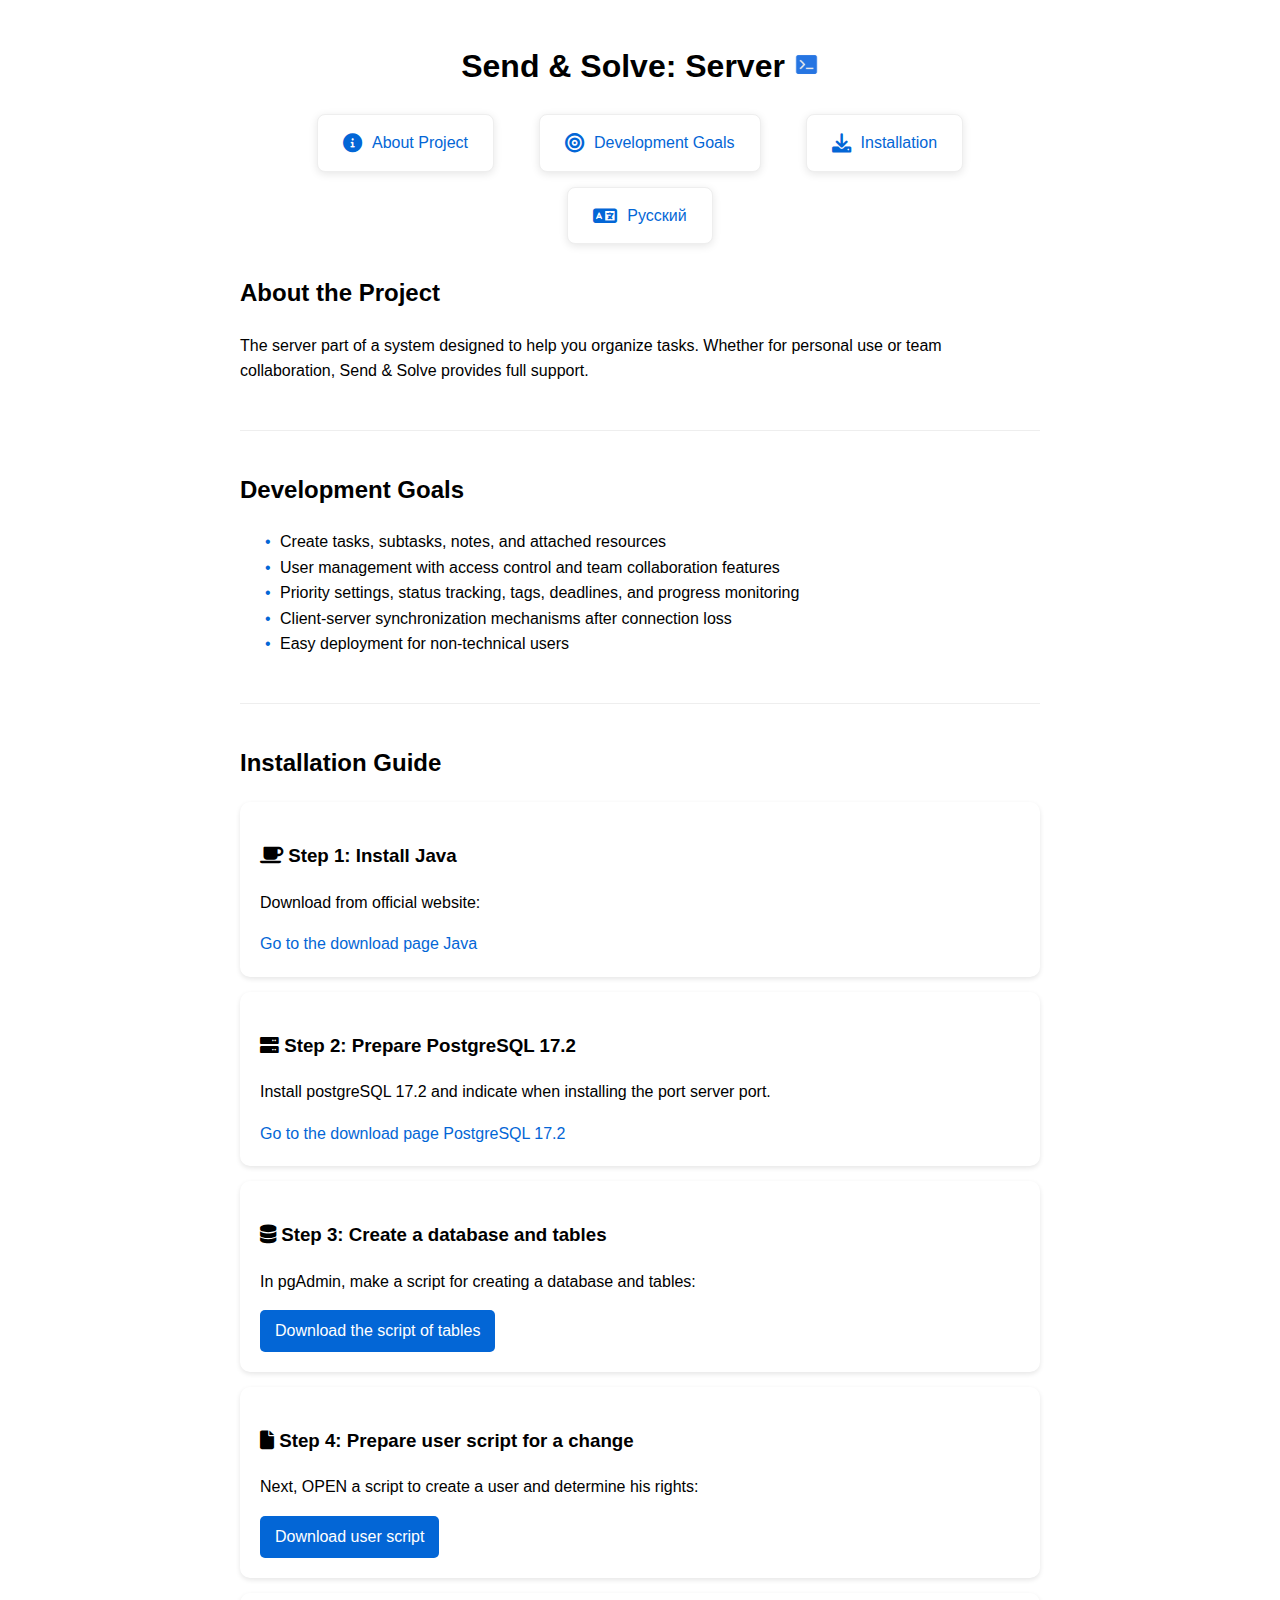
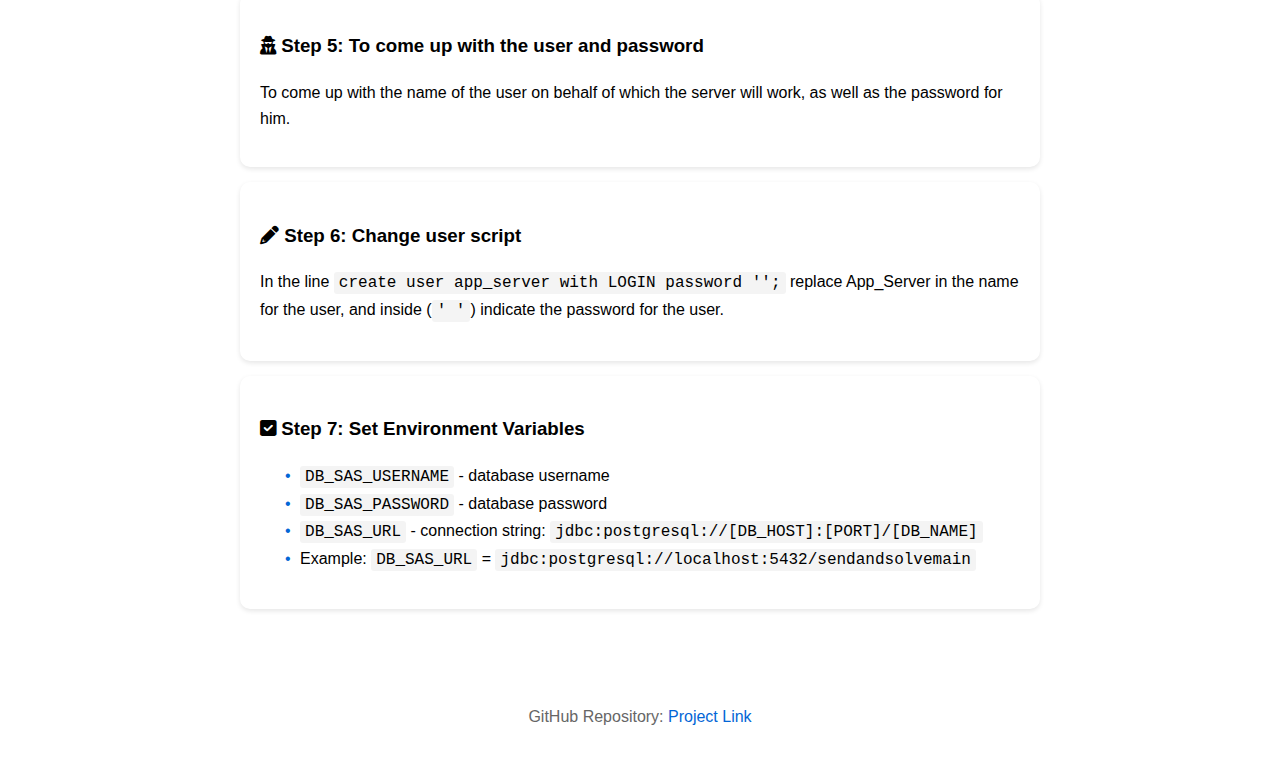
<file: docs/index.html>
<!DOCTYPE html>
<html lang="en"> <!-- Изменили язык -->
<head>
    <meta charset="UTF-8">
    <meta content="width=device-width, initial-scale=1.0" name="viewport">
    <title>Send & Solve: Server</title>
    <link href="style.css" rel="stylesheet">
    <link href="https://cdnjs.cloudflare.com/ajax/libs/font-awesome/6.0.0/css/all.min.css" rel="stylesheet">
</head>
<body>
<header>
    <h1>Send & Solve: Server <img alt="terminal" height="25" src="terminal.ico" width="25"></h1>
    <nav class="nav-cards">
        <a class="nav-card" href="#about">
            <i class="fas fa-info-circle"></i> <!-- Добавили иконки -->
            About Project
        </a>
        <a class="nav-card" href="#features">
            <i class="fas fa-bullseye"></i>
            Development Goals
        </a>
        <a class="nav-card" href="#guide">
            <i class="fas fa-download"></i>
            Installation
        </a>
        <a class="nav-card lang-switcher" href="ru/index.html">
            <i class="fas fa-language"></i>
            Русский
        </a>
    </nav>
</header>

<main>
    <section id="about">
        <h2>About the Project</h2>
        <p>The server part of a system designed to help you organize tasks. Whether for personal use or team collaboration, Send & Solve provides full support.</p>
    </section>

    <section id="features">
        <h2>Development Goals</h2>
        <ul>
            <li>Create tasks, subtasks, notes, and attached resources</li>
            <li>User management with access control and team collaboration features</li>
            <li>Priority settings, status tracking, tags, deadlines, and progress monitoring</li>
            <li>Client-server synchronization mechanisms after connection loss</li>
            <li>Easy deployment for non-technical users</li>
        </ul>
    </section>

    <section id="guide">
        <h2>Installation Guide</h2>
        <div class="card">
            <h3><i class="fa fa-coffee"></i> Step 1: Install Java</h3>
            <p>Download from official website:</p>
            <a href="https://www.java.com/en/download/manual.jsp">
                Go to the download page  Java
            </a>
        </div>
        <div class="card">
            <h3><i aria-hidden="true" class="fa fa-server"></i> Step 2: Prepare PostgreSQL 17.2</h3>
            <p>Install postgreSQL 17.2 and indicate when installing the port server port.</p>
            <a href="https://www.enterprisedb.com/downloads/postgres-postgresql-downloads">Go to the download page PostgreSQL 17.2</a>
        </div>
        <div class="card">
            <h3><i aria-hidden="true" class="fas fa-database"></i> Step 3: Create a database and tables</h3>
            <p>In pgAdmin, make a script for creating a database and tables:</p>
            <a class="button" href="https://github.com/teniks/SendAndSolve/blob/master/tables-db-sendandsolve.sql">Download the script of tables</a>
        </div>
        <div class="card">
            <h3><i aria-hidden="true" class="fa fa-file"></i> Step 4: Prepare user script for a change</h3>
            <p>Next, OPEN a script to create a user and determine his rights:</p>
            <a class="button" href="https://github.com/teniks/SendAndSolve/blob/master/user-db-sendandsolve.sql">Download user script</a>
        </div>
        <div class="card">
            <h3><i aria-hidden="true" class="fa fa-user-secret"></i> Step 5: To come up with the user and password</h3>
            <p>To come up with the name of the user on behalf of which the server will work, as well as the password for him.</p>
        </div>
        <div class="card">
            <h3><i aria-hidden="true" class="fa fa-pencil"></i> Step 6: Change user script</h3>
            <p>In the line <code>create user app_server with LOGIN password '';</code> replace App_Server in the name for the user, and inside (<code>' '</code>) indicate the password for the user.</p>
        </div>
        <div class="card">
            <h3><i class="fa fa-check-square"></i> Step 7: Set Environment Variables</h3>
            <ul>
                <li><code>DB_SAS_USERNAME</code> - database username</li>
                <li><code>DB_SAS_PASSWORD</code> - database password</li>
                <li><code>DB_SAS_URL</code> - connection string:
                    <code>jdbc:postgresql://<wbr>[DB_HOST]:[PORT]/<wbr>[DB_NAME]</code>
                </li>
                <li>Example:
                    <code>DB_SAS_URL</code> = <code>jdbc:<wbr>postgresql://<wbr>localhost:5432/<wbr>sendandsolvemain</code>
                </li>
            </ul>
        </div>
    </section>
</main>

<footer>
    <p>GitHub Repository: <a href="https://github.com/teniks/SendAndSolve">Project Link</a></p>
</footer>
</body>
</html>
</file>
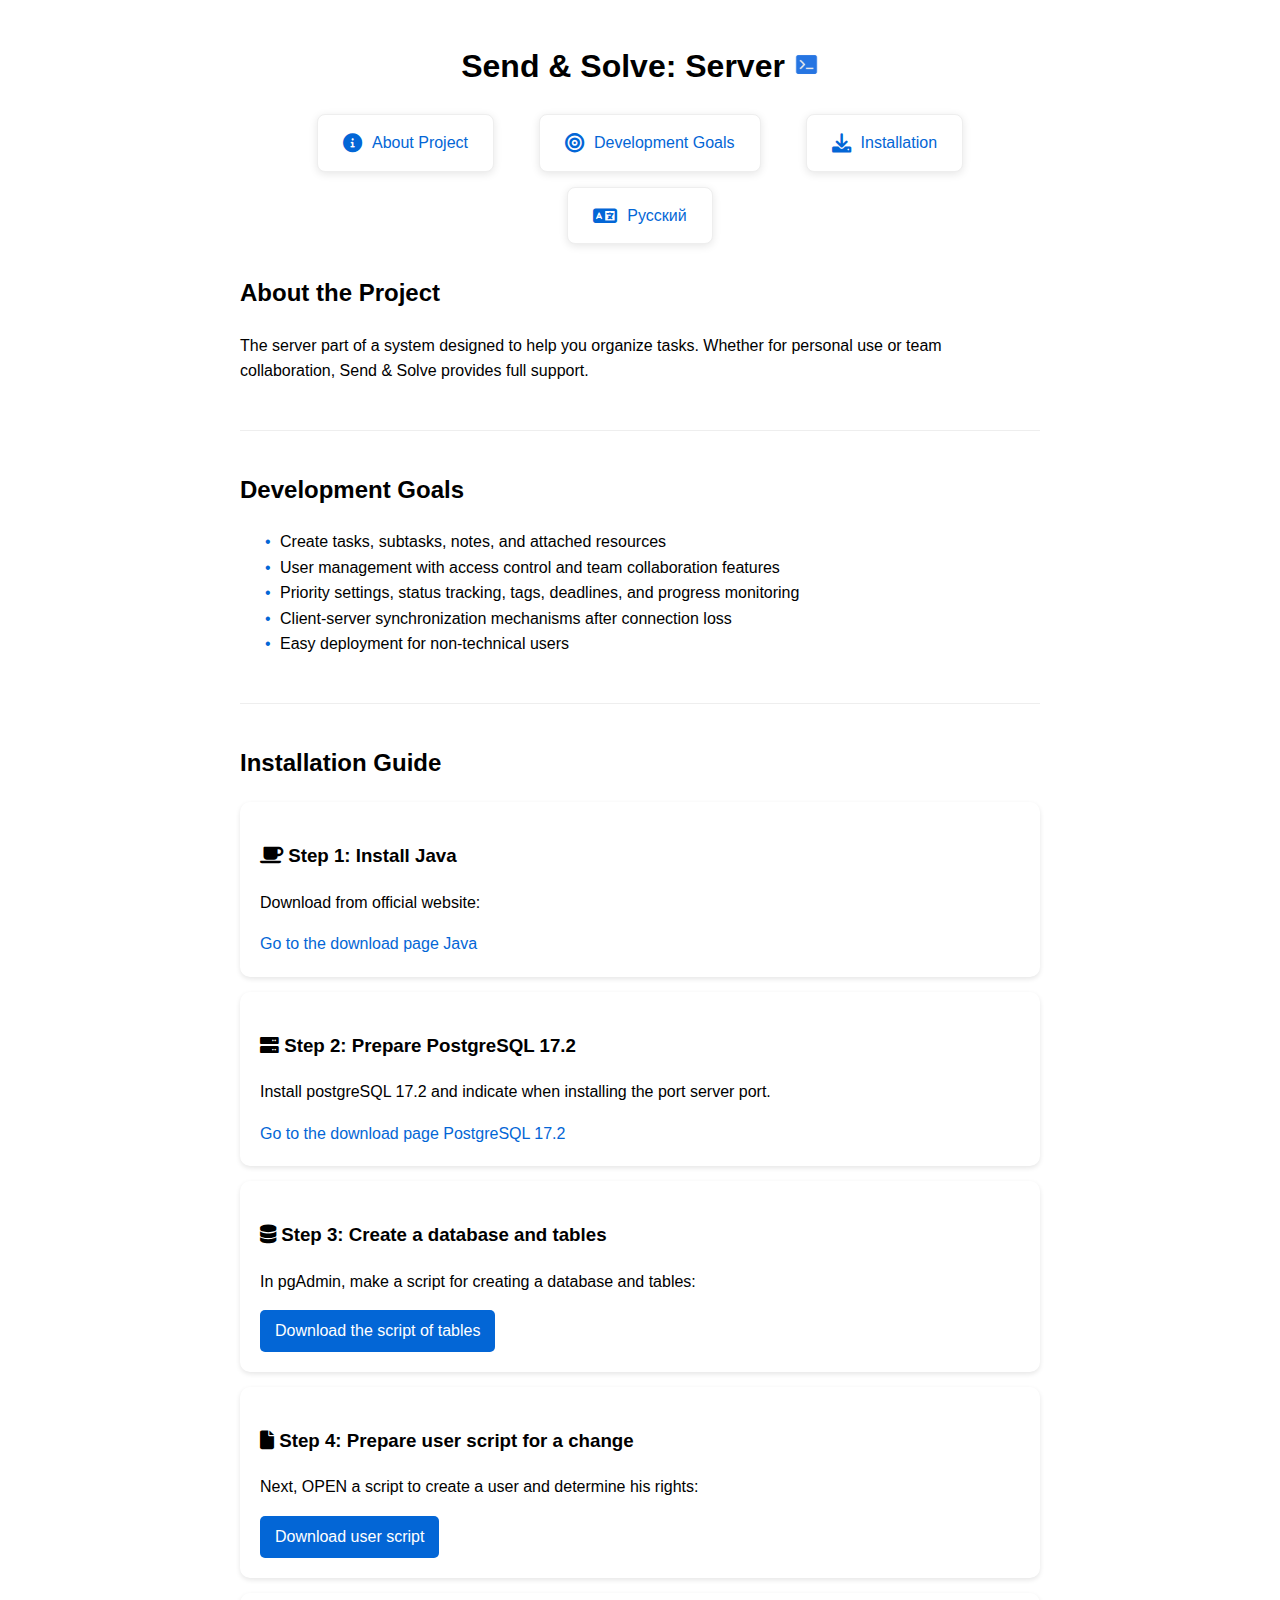
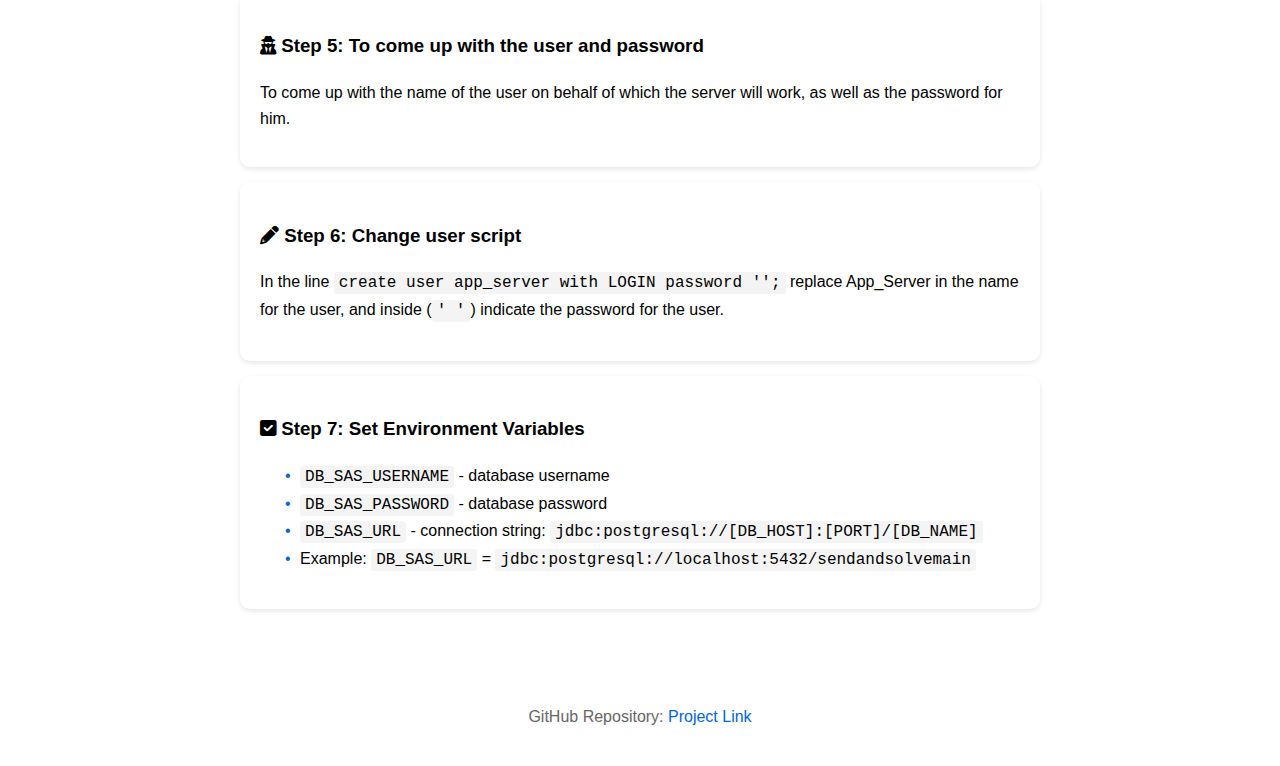
<file: docs/en/index.html>
<!DOCTYPE html>
<html lang="en"> <!-- Изменили язык -->
<head>
    <meta charset="UTF-8">
    <meta content="width=device-width, initial-scale=1.0" name="viewport">
    <title>Send & Solve: Server</title>
    <link href="../style.css" rel="stylesheet">
    <link href="https://cdnjs.cloudflare.com/ajax/libs/font-awesome/6.0.0/css/all.min.css" rel="stylesheet">
</head>
<body>
<header>
    <h1>Send & Solve: Server <img alt="terminal" height="25" src="../terminal.ico" width="25"></h1>
    <nav class="nav-cards">
        <a class="nav-card" href="#about">
            <i class="fas fa-info-circle"></i> <!-- Добавили иконки -->
            About Project
        </a>
        <a class="nav-card" href="#features">
            <i class="fas fa-bullseye"></i>
            Development Goals
        </a>
        <a class="nav-card" href="#guide">
            <i class="fas fa-download"></i>
            Installation
        </a>
        <a class="nav-card lang-switcher" href="../ru/index.html">
            <i class="fas fa-language"></i>
            Русский
        </a>
    </nav>
</header>

<main>
    <section id="about">
        <h2>About the Project</h2>
        <p>The server part of a system designed to help you organize tasks. Whether for personal use or team collaboration, Send & Solve provides full support.</p>
    </section>

    <section id="features">
        <h2>Development Goals</h2>
        <ul>
            <li>Create tasks, subtasks, notes, and attached resources</li>
            <li>User management with access control and team collaboration features</li>
            <li>Priority settings, status tracking, tags, deadlines, and progress monitoring</li>
            <li>Client-server synchronization mechanisms after connection loss</li>
            <li>Easy deployment for non-technical users</li>
        </ul>
    </section>

    <section id="guide">
        <h2>Installation Guide</h2>
        <div class="card">
            <h3><i class="fa fa-coffee"></i> Step 1: Install Java</h3>
            <p>Download from official website:</p>
            <a href="https://www.java.com/en/download/manual.jsp">
                Go to the download page  Java
            </a>
        </div>
        <div class="card">
            <h3><i aria-hidden="true" class="fa fa-server"></i> Step 2: Prepare PostgreSQL 17.2</h3>
            <p>Install postgreSQL 17.2 and indicate when installing the port server port.</p>
            <a href="https://www.enterprisedb.com/downloads/postgres-postgresql-downloads">Go to the download page PostgreSQL 17.2</a>
        </div>
        <div class="card">
            <h3><i aria-hidden="true" class="fas fa-database"></i> Step 3: Create a database and tables</h3>
            <p>In pgAdmin, make a script for creating a database and tables:</p>
            <a class="button" href="https://github.com/teniks/SendAndSolve/blob/master/tables-db-sendandsolve.sql">Download the script of tables</a>
        </div>
        <div class="card">
            <h3><i aria-hidden="true" class="fa fa-file"></i> Step 4: Prepare user script for a change</h3>
            <p>Next, OPEN a script to create a user and determine his rights:</p>
            <a class="button" href="https://github.com/teniks/SendAndSolve/blob/master/user-db-sendandsolve.sql">Download user script</a>
        </div>
        <div class="card">
            <h3><i aria-hidden="true" class="fa fa-user-secret"></i> Step 5: To come up with the user and password</h3>
            <p>To come up with the name of the user on behalf of which the server will work, as well as the password for him.</p>
        </div>
        <div class="card">
            <h3><i aria-hidden="true" class="fa fa-pencil"></i> Step 6: Change user script</h3>
            <p>In the line <code>create user app_server with LOGIN password '';</code> replace App_Server in the name for the user, and inside (<code>' '</code>) indicate the password for the user.</p>
        </div>
        <div class="card">
            <h3><i class="fa fa-check-square"></i> Step 7: Set Environment Variables</h3>
            <ul>
                <li><code>DB_SAS_USERNAME</code> - database username</li>
                <li><code>DB_SAS_PASSWORD</code> - database password</li>
                <li><code>DB_SAS_URL</code> - connection string:
                    <code>jdbc:postgresql://[DB_HOST]:[PORT]/[DB_NAME]</code>
                </li>
                <li>Example:
                    <code>DB_SAS_URL</code> = <code>jdbc:postgresql://localhost:5432/sendandsolvemain</code>
                </li>
            </ul>
        </div>
    </section>
</main>

<footer>
    <p>GitHub Repository: <a href="https://github.com/teniks/SendAndSolve">Project Link</a></p>
</footer>
</body>
</html>
</file>
<file: docs/style.css>
body {
  font-family: Arial, sans-serif;
  line-height: 1.6;
  margin: 0;
  padding: 20px;
  max-width: 800px;
  margin: 0 auto;
}

header {
  text-align: center;
  margin-bottom: 30px;
}

nav a {
  margin: 0 15px;
  text-decoration: none;
  color: #0366d6;
}

/* Стили для контейнера навигации */
.nav-cards {
  display: flex;          /* Включаем flex-распределение */
  gap: 15px;              /* Расстояние между карточками */
  justify-content: center; /* Центрирование по горизонтали */
  flex-wrap: wrap;        /* Перенос на новую строку при нехватке места */
  margin: 20px 0;
}

/* Стили для самих карточек */
.nav-card {
  display: flex;
  align-items: center;
  padding: 15px 25px;
  background: #fff;
  border-radius: 8px;
  box-shadow: 0 2px 8px rgba(0,0,0,0.1);
  text-decoration: none;
  color: #0366d6;
  transition: all 0.3s ease;
  border: 1px solid #eee;
}

/* Стили при наведении */
.nav-card:hover {
  transform: translateY(-2px);
  box-shadow: 0 4px 12px rgba(0,0,0,0.15);
  background: #f8f9fa;
}

/* Стили для иконок в карточках */
.nav-card i {
  margin-right: 10px;
  font-size: 1.2em;
}

/* Адаптивность для мобильных */
@media (max-width: 768px) {
  .nav-card {
    padding: 12px 20px;
    font-size: 0.9em;
  }
  .nav-cards {
    margin: 5px 0;
    gap: 5px;
  }
}

section {
  margin-bottom: 40px;
}

footer {
  text-align: center;
  margin-top: 50px;
  color: #666;
}
code {
  background: #f4f4f4;
  padding: 2px 5px;
  border-radius: 3px;
  font-family: 'Courier New', monospace;
}

section {
  margin-bottom: 40px;
  padding-bottom: 30px;
  border-bottom: 1px solid #eee;
}

section:last-child {
  border-bottom: none;
}

ul {
  list-style-type: none;
  padding-left: 20px;
}

ul li::before {
  content: "• ";
  color: #0366d6;
  margin-right: 5px;
  margin-left: 5px;
}

a {
  color: #0366d6;
  text-decoration: none;
  transition: color 0.3s;
}

a:hover {
  color: #0336d6;
  text-decoration: underline;
}

.card {
  background: white;
  border-radius: 10px;
  padding: 20px;
  margin: 15px 0;
  box-shadow: 0 2px 5px rgba(0,0,0,0.1);
}

.card:hover {
  transform: translateY(-2px);
  box-shadow: 0 4px 5px rgba(0,0,0,0.10);
  background: #f8f9fa;
}

.button {
  display: inline-block;
  background: #0366d6;
  color: white!important;
  padding: 8px 15px;
  border-radius: 5px;
  transition: background 0.3s;
}

.button:hover {
  background: #024da3;
  text-decoration: none!important;
  box-shadow: 0 4px 5px rgba(0,0,0,0.5);
}
</file>
